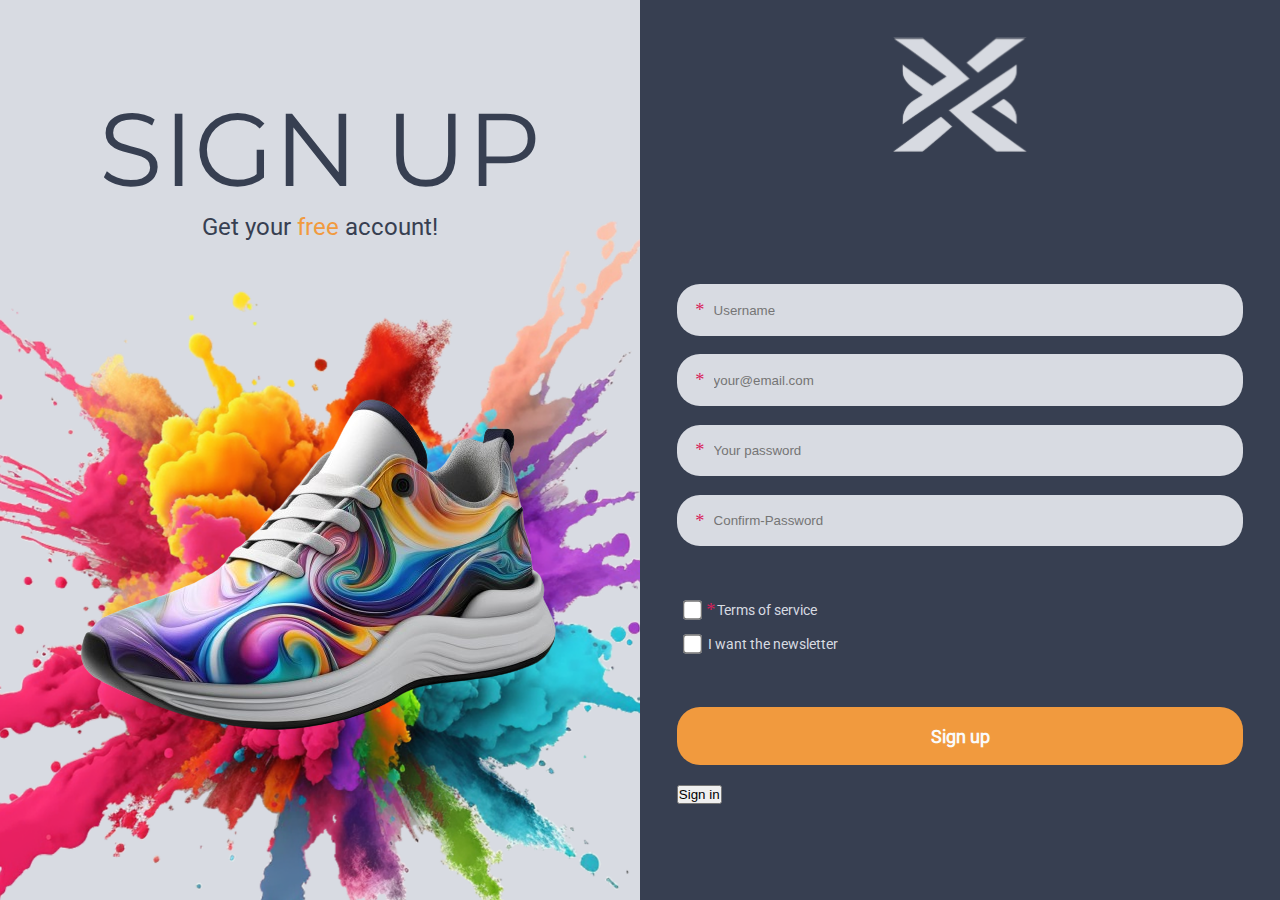
<file: index.html>
<!DOCTYPE html>
<html lang="de">
  <head>
    <meta charset="UTF-8" />
    <meta name="viewport" content="width=device-width, initial-scale=1.0" />
    <link rel="stylesheet" href="index.css" />
    <title>Signup</title>
  </head>
  <body>
    <div class="left cont">
      <div class="text-container">
        <h1>SIGN UP</h1>
        <h6>Get your<span> free</span> account!</h6>
      </div>
      <img
        class="img-sneaker2"
        src="./src/Public/Sneaker2.png"
        alt="Sneaker 2"
      />
    </div>
    <div class="right cont">
      <div class="img-sign-up">
        <img src="./src/Public/LogoW.svg" alt="Company Logo" />
        <h3>Sign up</h3>
      </div>
      <form class="container" action="#" method="post">
        <div class="inputs-container">
          <div class="input-container">
            <label for="username">Username</label>
            <input
              type="text"
              name="username"
              id="username"
              placeholder="Username"
            />
          </div>
          <div class="input-container">
            <label for="email">Email</label>
            <input
              type="email"
              name="email"
              id="email"
              placeholder="your@email.com"
            />
          </div>

          <div class="input-container">
            <label for="password">Password</label>
            <input
              type="password"
              name="password"
              id="password"
              placeholder="Your password"
            />
          </div>

          <div class="input-container">
            <label for="confirm-password">Confirm-Password</label>
            <input
              type="password"
              name="confirm-password"
              id="confirm-password"
              placeholder="Confirm-Password"
            />
          </div>
        </div>
        <div class="checkbox-container">
          <div class="checkbox-service">
            <input
              type="checkbox"
              name="terms-of-service"
              id="terms-of-service"
              value="service"
            />
            <label for="terms-of-service">Terms of service</label>
            <small>Terms of service</small>
          </div>
          <div class="checkbox-newsletter">
            <input
              type="checkbox"
              name="i-want-the-newsletter"
              id="i-want-the-newsletter"
              value="newsletter"
            />
            <label for="i-want-the-newsletter">I want the newsletter</label>
            <small>I want the newsletter</small>
          </div>
        </div>
        <div class="buttons-container">
          <div class="sign-up">
            <label for="up">Sign up</label>
            <button type="submit" name="sign-up" id="up">Sign up</button>
          </div>
          <div class="sign-in">
            <label for="in">Sign in</label>
            <button type="button" name="sign-in" id="in">Sign in</button>
          </div>
        </div>
      </form>
    </div>
  </body>
</html>
</file>
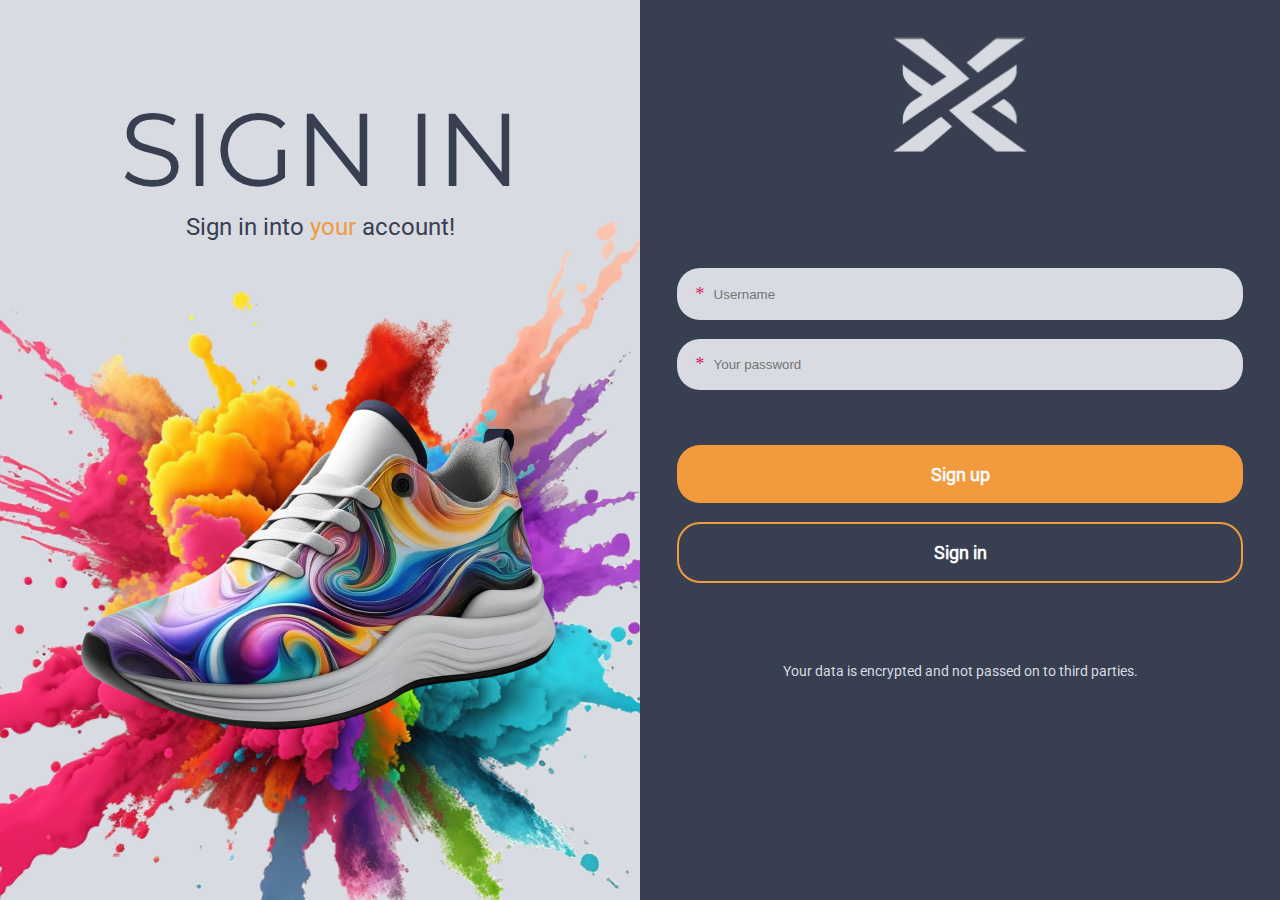
<file: signin.html>
<!DOCTYPE html>
<html lang="de">
  <head>
    <meta charset="UTF-8" />
    <meta name="viewport" content="width=device-width, initial-scale=1.0" />
    <link rel="stylesheet" href="index.css" />
    <title>Signup</title>
  </head>
  <body>
    <div class="left cont">
      <div class="text-container">
        <h1>SIGN IN</h1>
        <h6>Sign in into<span> your</span> account!</h6>
      </div>
      <img
        class="img-sneaker2"
        src="./src/Public/Sneaker2.png"
        alt="Sneaker 2"
      />
    </div>
    <div class="right cont">
      <div class="img-sign-up">
        <img src="./src/Public/LogoW.svg" alt="Company Logo" />
        <h3>Sign up</h3>
      </div>
      <form class="container" action="#" method="post">
        <div class="inputs-container">
          <div class="input-container">
            <label for="username">Username</label>
            <input
              type="text"
              name="username"
              id="username"
              placeholder="Username"
            />
          </div>
     

          <div class="input-container">
            <label for="password">Password</label>
            <input
              type="password"
              name="password"
              id="password"
              placeholder="Your password"
            />
          </div>

      
        </div>
        
        <div class="buttons-container">
          <div class="sign-up">
            <label for="up">Sign up</label>
            <button type="submit" name="sign-up" id="up">Sign up</button>
          </div>
          <div class="sign-in">
            <label for="in">Sign in</label>
            <a type="button" id="in" href="signin.html">Sign in</a>
          </div>
        </div>
      </form>
      <small class="text"
        >Your data is encrypted and not passed on to third parties.</small
      >
    </div>
  </body>
</html>
</file>
<file: index.css>
/* Css - Reset */
* {
  padding: 0;
  margin: 0;
  box-sizing: border-box;
}

/* Fonts */
@font-face {
  font-family: Montserrat;
  src: url("./src/Fonts/Montserrat-Regular.ttf") format("truetype");
}
@font-face {
  font-family: Roboto;
  src: url("./src/Fonts/Roboto-Regular.ttf") format("truetype");
}

/* Typescaling */
h1 {
  font-size: 5.613rem;
  font-family: Montserrat;
  font-weight: 400;
}
h2 {
  font-size: 4.206rem;
  font-family: Montserrat;
  font-weight: 400;
}
h3 {
  font-size: 3.156rem;
  font-family: Montserrat;
  font-weight: 400;
}
h4 {
  font-size: 2.369rem;
  font-family: Roboto;
}
h5 {
  font-size: 1.775rem;
  font-family: Roboto;
}
h6 {
  font-size: 1.331rem;
  font-family: Roboto;
}
p {
  font-size: 1rem;
  font-family: Roboto;
}
small {
  font-size: 0.75rem;
  font-family: Roboto;
}

/* Variablen / Color */
:root {
  --color1: #373f51;
  --color2: #d8dbe2;
  --color3: #61e786;
  --color4: #d81e5b;
  --color5: #f19a3e;
  --Color1Opa: ;
  --realWhite: #fafafa;
}

body {
  min-height: 100vh;
  display: flex;
  .cont {
    display: flex;
    flex-direction: column;
    justify-content: center;
    align-items: center;
    min-width: 50%;
  }
  .left {
    display: none;
    gap: 4rem;
    background-color: var(--color2);
    color: var(--color1);
    background-image: url("./src/Public/Splash.png");
    background-position: center 8.25rem;
    background-repeat: no-repeat;
    background-size: cover;
    .text-container {
      text-align: center;
      h6 {
        font-weight: 200;
      }
      span {
        color: var(--color5);
      }
    }
  }
  .right {
    background-color: var(--color1);
    width: 100%;
    .img-sign-up {
      display: flex;
      flex-direction: column;
      align-items: center;
      padding: 2rem 0;
      img {
        height: 6.25rem;
        width: 7.311;
      }
      h3 {
        color: var(--color2);
      }
    }

    form {
      display: flex;
      flex-direction: column;
      justify-content: center;
      align-items: center;
      text-align: left;
      width: 100%;
      height: 100%;
      padding: 2rem 2rem;
      gap: 3rem;
      .inputs-container {
        width: 100%;
        display: flex;
        flex-direction: column;
        gap: 1rem;
        .input-container {
          width: 100%;
          text-align: center;
          position: relative;
          &::before {
            content: "*";
            color: var(--color4);
            position: absolute;
            left: 1rem;
            top: 50%;
            transform: translateY(-50%);
            font-size: 1rem;
          }
          input {
            width: 100%;
            padding: 1rem 2rem;
            border-radius: 1.25rem;
            background-color: var(--color2);
            border: none;
          }
        }
      }
      label {
        display: none;
      }
      .checkbox-container {
        color: var(--color2);
        width: 100%;
        display: flex;
        flex-direction: column;
        gap: 1rem;
        margin-left: 1rem;
        .checkbox-service {
          display: flex;
          gap: 1rem;
          position: relative;
          input {
            transform: scale(1.5);
          }
          &::before {
            content: "*";
            color: var(--color4);
            position: absolute;
            left: 1.1rem;
            transform: translateY(-8%);
            font-size: 1rem;
          }
        }
        .checkbox-newsletter {
          display: flex;
          gap: 0.5rem;
          input {
            transform: scale(1.5);
          }
        }
      }
      .buttons-container {
        width: 100%;
        display: flex;
        flex-direction: column;
        align-items: flex-start;
        gap: 1rem;
        .sign-up {
          width: 100%;
          button {
            width: 100%;
            border: none;
            border-radius: 1.25rem;
            background-color: var(--color5);
            color: var(--realWhite);
            padding: 1rem 2rem 1rem 2rem;
            font-family: Roboto;
            font-weight: bold;
            font-size: 1rem;
            cursor: pointer;
            &:hover {
              background-color: #a86925;
            }
            &:active {
              background-color: var(--color1);
            }
          }
        }
        .sign-in {
          width: 100%;
          a {
            display: inline-block;
            width: 100%;
            border-radius: 1.25rem;
            background-color: #373f51;
            color: var(--realWhite);
            border: 2px solid var(--color5);
            padding: 1rem 2rem 1rem 2rem;
            font-family: Roboto;
            font-weight: bold;
            font-size: 1rem;
            text-align: center;
            text-decoration: none;
            &:hover {
              background-color: var(--color5);
            }
            &:active {
              background-color: var(--color1);
            }
          }
        }
      }
    }

    .text {
      color: var(--color2);
      margin-bottom: 12rem;
    }
  }
}

/* Media - Queries */
.container {
  width: 95%;
  padding-left: 1rem;
  padding-right: 1rem;
  margin-left: auto;
  margin-right: auto;
}

@media (min-width: 768px) {
  .container {
    width: 95%;
  }
  html {
    font-size: 1.1rem;
  }
  body {
    .right {
      .img-sign-up {
        padding: 2rem 0;
      }
    }
    .left {
      display: none;
    }
  }
}
@media (min-width: 992px) {
  html {
    font-size: 1.125rem;
  }
  body {
    .left {
      display: flex;
    }
    .right {
      .img-sign-up {
        h3 {
          display: none;
        }
      }
    }
  }
}
@media (min-width: 1200px) {
  container {
    width: 80%;
  }
  html {
    font-size: 1.15rem;
  }
}
@media (min-width: 1920px) {
  container {
    width: 60%;
  }
  html {
    font-size: 1.3rem;
  }
}
</file>
